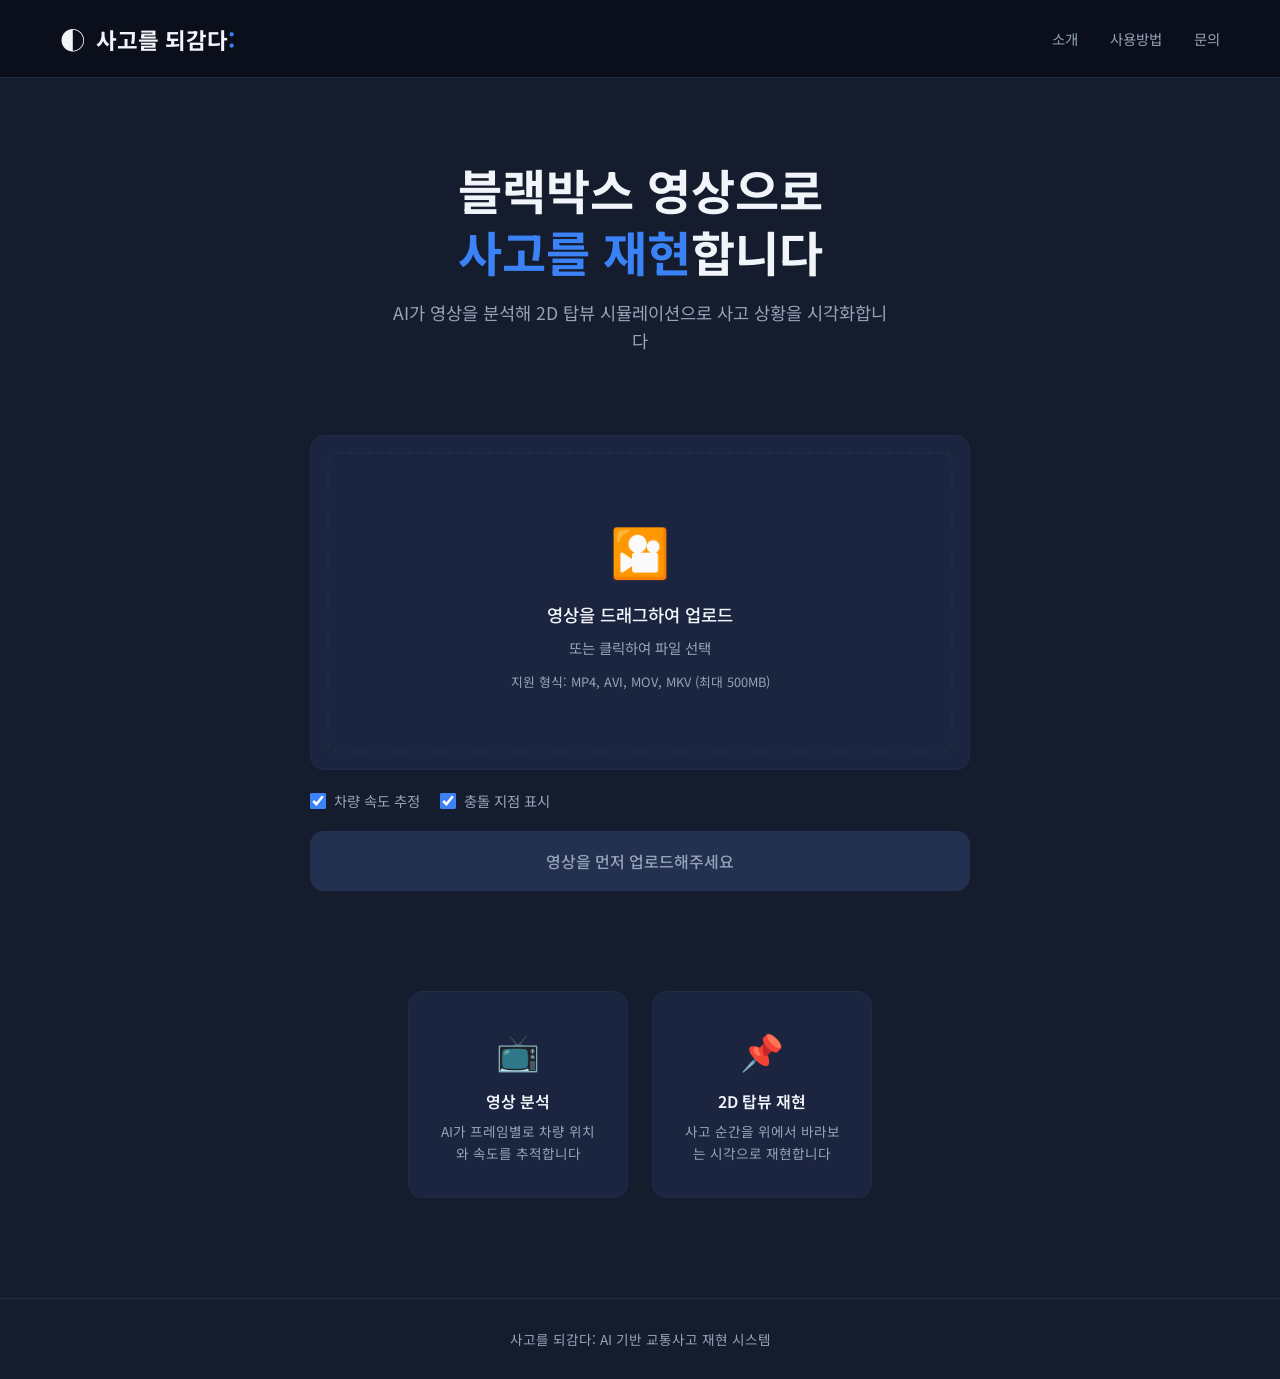
<file: index.html>
<!DOCTYPE html>
<html lang="ko">
<head>
  <meta charset="UTF-8" />
  <meta name="viewport" content="width=device-width, initial-scale=1.0" />
  <title>사고를 되감다: AI 기반 교통사고 재현 시스템</title>
  <link rel="stylesheet" href="style.css" />
</head>
<body>

  <header class="header">
    <div class="logo">
      <span class="logo-icon">&#9680;</span>
      <span class="logo-text">사고를 되감다<span class="accent">:</span></span>
    </div>
    <nav>
      <a href="#">소개</a>
      <a href="#">사용방법</a>
      <a href="#">문의</a>
    </nav>
  </header>

  <main>
    <section class="hero">
      <h1>블랙박스 영상으로<br /><span class="accent">사고를 재현</span>합니다</h1>
      <p class="subtitle">AI가 영상을 분석해 2D 탑뷰 시뮬레이션으로 사고 상황을 시각화합니다</p>
    </section>

    <section class="upload-section">
      <div class="upload-card" id="uploadCard">
        <div class="upload-area" id="uploadArea">
          <div class="upload-icon">&#127910;</div>
          <p class="upload-title">영상을 드래그하여 업로드</p>
          <p class="upload-sub">또는 클릭하여 파일 선택</p>
          <p class="upload-format">지원 형식: MP4, AVI, MOV, MKV (최대 500MB)</p>
          <input type="file" id="fileInput" accept="video/*" hidden />
        </div>

        <div class="file-preview" id="filePreview" style="display:none;">
          <div class="file-info">
            <span class="file-icon">&#127910;</span>
            <div>
              <p class="file-name" id="fileName"></p>
              <p class="file-size" id="fileSize"></p>
            </div>
            <button class="remove-btn" id="removeBtn">&#10005;</button>
          </div>
          <video id="videoPreview" class="video-preview" controls></video>
        </div>
      </div>

      <div class="options-row">
        <label class="option-label">
          <input type="checkbox" checked /> 차량 속도 추정
        </label>
        <label class="option-label">
          <input type="checkbox" checked /> 충돌 지점 표시
        </label>
      </div>

      <button class="analyze-btn" id="analyzeBtn" disabled>
        <span id="btnText">영상을 먼저 업로드해주세요</span>
      </button>
    </section>

    <section class="loading-section" id="loadingSection" style="display:none;">
      <div class="loading-card">
        <div class="spinner"></div>
        <h2>AI가 영상을 분석하고 있습니다</h2>
        <p id="loadingStep">영상 프레임 추출 중...</p>
        <div class="progress-bar">
          <div class="progress-fill" id="progressFill"></div>
        </div>
        <p class="progress-text" id="progressText">0%</p>
      </div>
    </section>

    <section class="features">
      <div class="feature-card">
        <div class="feature-icon">&#128250;</div>
        <h3>영상 분석</h3>
        <p>AI가 프레임별로 차량 위치와 속도를 추적합니다</p>
      </div>
      <div class="feature-card">
        <div class="feature-icon">&#128204;</div>
        <h3>2D 탑뷰 재현</h3>
        <p>사고 순간을 위에서 바라보는 시각으로 재현합니다</p>
      </div>
    </section>
  </main>

  <footer class="footer">
    <p>사고를 되감다: AI 기반 교통사고 재현 시스템</p>
  </footer>

  <script>
    const uploadArea = document.getElementById('uploadArea');
    const fileInput = document.getElementById('fileInput');
    const filePreview = document.getElementById('filePreview');
    const fileName = document.getElementById('fileName');
    const fileSize = document.getElementById('fileSize');
    const videoPreview = document.getElementById('videoPreview');
    const removeBtn = document.getElementById('removeBtn');
    const analyzeBtn = document.getElementById('analyzeBtn');
    const btnText = document.getElementById('btnText');
    const loadingSection = document.getElementById('loadingSection');

    uploadArea.addEventListener('click', () => fileInput.click());

    uploadArea.addEventListener('dragover', (e) => {
      e.preventDefault();
      uploadArea.classList.add('drag-over');
    });

    uploadArea.addEventListener('dragleave', () => {
      uploadArea.classList.remove('drag-over');
    });

    uploadArea.addEventListener('drop', (e) => {
      e.preventDefault();
      uploadArea.classList.remove('drag-over');
      const file = e.dataTransfer.files[0];
      if (file && file.type.startsWith('video/')) loadFile(file);
    });

    fileInput.addEventListener('change', () => {
      if (fileInput.files[0]) loadFile(fileInput.files[0]);
    });

    function loadFile(file) {
      fileName.textContent = file.name;
      fileSize.textContent = (file.size / (1024 * 1024)).toFixed(1) + ' MB';
      videoPreview.src = URL.createObjectURL(file);
      uploadArea.style.display = 'none';
      filePreview.style.display = 'block';
      analyzeBtn.disabled = false;
      btnText.textContent = 'AI 분석 시작';
      analyzeBtn.classList.add('ready');
    }

    removeBtn.addEventListener('click', () => {
      uploadArea.style.display = 'flex';
      filePreview.style.display = 'none';
      videoPreview.src = '';
      fileInput.value = '';
      analyzeBtn.disabled = true;
      btnText.textContent = '영상을 먼저 업로드해주세요';
      analyzeBtn.classList.remove('ready');
    });

    analyzeBtn.addEventListener('click', () => {
      if (analyzeBtn.disabled) return;
      loadingSection.style.display = 'flex';
      loadingSection.scrollIntoView({ behavior: 'smooth' });
      simulateProgress();
    });

    const steps = [
      '영상 프레임 추출 중...',
      '차량 객체 감지 중...',
      '이동 경로 추적 중...',
      '충돌 지점 분석 중...',
      '2D 시뮬레이션 생성 중...',
    ];

    function simulateProgress() {
      const fill = document.getElementById('progressFill');
      const text = document.getElementById('progressText');
      const step = document.getElementById('loadingStep');
      let progress = 0;

      const interval = setInterval(() => {
        progress += 1;
        fill.style.width = progress + '%';
        text.textContent = progress + '%';
        step.textContent = steps[Math.floor(progress / 20)] || steps[4];

        if (progress >= 100) {
          clearInterval(interval);
          setTimeout(() => {
            window.location.href = 'simulation.html';
          }, 500);
        }
      }, 40);
    }
  </script>
</body>
</html>
</file>
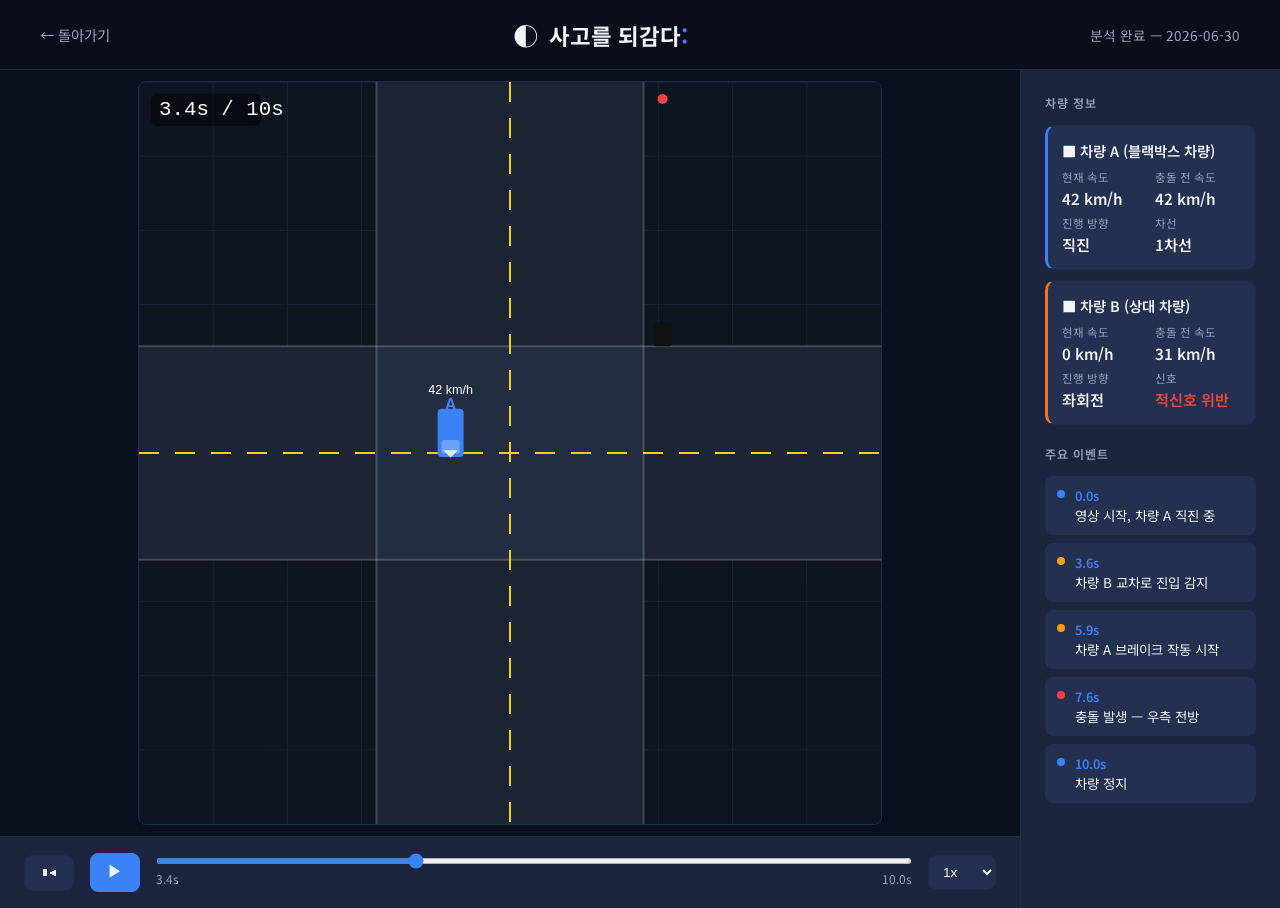
<file: simulation.html>
<!DOCTYPE html>
<html lang="ko">
<head>
  <meta charset="UTF-8" />
  <meta name="viewport" content="width=device-width, initial-scale=1.0" />
  <title>사고를 되감다: AI 기반 교통사고 재현 시스템</title>
  <link rel="stylesheet" href="style.css" />
</head>
<body>

  <header class="sim-header">
    <a href="index.html" class="back-btn">&#8592; 돌아가기</a>
    <div class="logo">
      <span class="logo-icon">&#9680;</span>
      <span class="logo-text">사고를 되감다<span class="accent">:</span></span>
    </div>
    <span style="color: var(--text2); font-size: 0.85rem;">분석 완료 &mdash; 2026-06-30</span>
  </header>

  <div class="sim-layout">

    <!-- 캔버스 영역 -->
    <div class="sim-canvas-area">
      <div class="sim-canvas-wrap">
        <canvas id="simCanvas"></canvas>
      </div>

      <div class="sim-controls">
        <button class="ctrl-btn" id="rewindBtn" title="처음으로">&#9646;&#9664;</button>
        <button class="ctrl-btn active" id="playBtn" title="재생/일시정지">&#9654;</button>

        <div class="timeline">
          <input type="range" class="timeline-bar" id="timelineBar" min="0" max="100" value="0" />
          <div class="timeline-labels">
            <span id="curTime">0.0s</span>
            <span id="totalTime">10.0s</span>
          </div>
        </div>

        <select class="speed-select" id="speedSelect">
          <option value="0.5">0.5x</option>
          <option value="1" selected>1x</option>
          <option value="2">2x</option>
        </select>
      </div>
    </div>

    <!-- 사이드 패널 -->
    <aside class="sim-panel">

      <div class="panel-section">
        <p class="panel-title">차량 정보</p>

        <div class="vehicle-card car-a">
          <span class="vehicle-label">&#9632; 차량 A (블랙박스 차량)</span>
          <div class="vehicle-stats">
            <div class="stat">
              <span class="stat-key">현재 속도</span>
              <span class="stat-val" id="speedA">0 km/h</span>
            </div>
            <div class="stat">
              <span class="stat-key">충돌 전 속도</span>
              <span class="stat-val">42 km/h</span>
            </div>
            <div class="stat">
              <span class="stat-key">진행 방향</span>
              <span class="stat-val">직진</span>
            </div>
            <div class="stat">
              <span class="stat-key">차선</span>
              <span class="stat-val">1차선</span>
            </div>
          </div>
        </div>

        <div class="vehicle-card car-b">
          <span class="vehicle-label">&#9632; 차량 B (상대 차량)</span>
          <div class="vehicle-stats">
            <div class="stat">
              <span class="stat-key">현재 속도</span>
              <span class="stat-val" id="speedB">0 km/h</span>
            </div>
            <div class="stat">
              <span class="stat-key">충돌 전 속도</span>
              <span class="stat-val">31 km/h</span>
            </div>
            <div class="stat">
              <span class="stat-key">진행 방향</span>
              <span class="stat-val">좌회전</span>
            </div>
            <div class="stat">
              <span class="stat-key">신호</span>
              <span class="stat-val" style="color: #ef4444;">적신호 위반</span>
            </div>
          </div>
        </div>
      </div>

      <div class="panel-section">
        <p class="panel-title">주요 이벤트</p>
        <div class="event-list">
          <div class="event-item">
            <div class="event-dot"></div>
            <div>
              <div class="event-time">0.0s</div>
              <div>영상 시작, 차량 A 직진 중</div>
            </div>
          </div>
          <div class="event-item">
            <div class="event-dot warn"></div>
            <div>
              <div class="event-time">3.6s</div>
              <div>차량 B 교차로 진입 감지</div>
            </div>
          </div>
          <div class="event-item">
            <div class="event-dot warn"></div>
            <div>
              <div class="event-time">5.9s</div>
              <div>차량 A 브레이크 작동 시작</div>
            </div>
          </div>
          <div class="event-item">
            <div class="event-dot danger"></div>
            <div>
              <div class="event-time">7.6s</div>
              <div>충돌 발생 &mdash; 우측 전방</div>
            </div>
          </div>
          <div class="event-item">
            <div class="event-dot"></div>
            <div>
              <div class="event-time">10.0s</div>
              <div>차량 정지</div>
            </div>
          </div>
        </div>
      </div>


    </aside>
  </div>

  <script src="simulation.js"></script>
</body>
</html>
</file>
<file: style.css>
@import url('https://fonts.googleapis.com/css2?family=Noto+Sans+KR:wght@300;400;500;700&display=swap');

* {
  margin: 0;
  padding: 0;
  box-sizing: border-box;
}

:root {
  --bg: #151c2e;
  --bg2: #1c2540;
  --bg3: #243050;
  --accent: #3b82f6;
  --accent2: #60a5fa;
  --danger: #ef4444;
  --success: #22c55e;
  --text: #f1f5f9;
  --text2: #94a3b8;
  --border: #1e2d45;
  --radius: 14px;
}

body {
  font-family: 'Noto Sans KR', sans-serif;
  background: var(--bg);
  color: var(--text);
  min-height: 100vh;
}

/* ─── Header ─── */
.header {
  display: flex;
  align-items: center;
  justify-content: space-between;
  padding: 20px 60px;
  border-bottom: 1px solid var(--border);
  position: sticky;
  top: 0;
  background: rgba(11, 14, 26, 0.9);
  backdrop-filter: blur(12px);
  z-index: 100;
}

.logo {
  display: flex;
  align-items: center;
  gap: 10px;
  font-size: 1.4rem;
  font-weight: 700;
}

.logo-icon {
  font-size: 1.6rem;
}

.accent {
  color: var(--accent);
}

nav {
  display: flex;
  gap: 32px;
}

nav a {
  color: var(--text2);
  text-decoration: none;
  font-size: 0.9rem;
  transition: color 0.2s;
}

nav a:hover {
  color: var(--text);
}

/* ─── Hero ─── */
.hero {
  text-align: center;
  padding: 80px 20px 40px;
}

.hero h1 {
  font-size: 3rem;
  font-weight: 700;
  line-height: 1.3;
  margin-bottom: 16px;
}

.subtitle {
  color: var(--text2);
  font-size: 1.1rem;
  max-width: 500px;
  margin: 0 auto;
  line-height: 1.6;
}

/* ─── Upload ─── */
.upload-section {
  max-width: 700px;
  margin: 40px auto;
  padding: 0 20px;
  display: flex;
  flex-direction: column;
  gap: 20px;
}

.upload-card {
  background: var(--bg2);
  border: 1px solid var(--border);
  border-radius: var(--radius);
  overflow: hidden;
}

.upload-area {
  display: flex;
  flex-direction: column;
  align-items: center;
  justify-content: center;
  padding: 60px 40px;
  cursor: pointer;
  border: 2px dashed var(--border);
  margin: 16px;
  border-radius: 10px;
  transition: all 0.2s;
  gap: 10px;
}

.upload-area:hover,
.upload-area.drag-over {
  border-color: var(--accent);
  background: rgba(59, 130, 246, 0.05);
}

.upload-icon {
  font-size: 3rem;
  margin-bottom: 8px;
}

.upload-title {
  font-size: 1.1rem;
  font-weight: 500;
}

.upload-sub {
  color: var(--text2);
  font-size: 0.9rem;
}

.upload-format {
  color: var(--text2);
  font-size: 0.8rem;
  margin-top: 4px;
}

.file-preview {
  padding: 20px;
  display: flex;
  flex-direction: column;
  gap: 16px;
}

.file-info {
  display: flex;
  align-items: center;
  gap: 14px;
  padding: 14px 16px;
  background: var(--bg3);
  border-radius: 10px;
}

.file-icon {
  font-size: 1.6rem;
}

.file-name {
  font-weight: 500;
  font-size: 0.95rem;
  word-break: break-all;
}

.file-size {
  color: var(--text2);
  font-size: 0.82rem;
  margin-top: 2px;
}

.remove-btn {
  margin-left: auto;
  background: none;
  border: none;
  color: var(--text2);
  cursor: pointer;
  font-size: 1.1rem;
  padding: 4px 8px;
  border-radius: 6px;
  transition: background 0.2s;
}

.remove-btn:hover {
  background: rgba(239, 68, 68, 0.15);
  color: var(--danger);
}

.video-preview {
  width: 100%;
  border-radius: 8px;
  background: #000;
  max-height: 300px;
}

/* ─── Options ─── */
.options-row {
  display: flex;
  gap: 20px;
  flex-wrap: wrap;
}

.option-label {
  display: flex;
  align-items: center;
  gap: 8px;
  cursor: pointer;
  color: var(--text2);
  font-size: 0.9rem;
  user-select: none;
}

.option-label input {
  accent-color: var(--accent);
  width: 16px;
  height: 16px;
}

/* ─── Analyze Button ─── */
.analyze-btn {
  width: 100%;
  padding: 18px;
  border-radius: var(--radius);
  border: none;
  background: var(--bg3);
  color: var(--text2);
  font-size: 1rem;
  font-family: 'Noto Sans KR', sans-serif;
  font-weight: 500;
  cursor: not-allowed;
  transition: all 0.3s;
}

.analyze-btn.ready {
  background: var(--accent);
  color: #fff;
  cursor: pointer;
  box-shadow: 0 0 30px rgba(59, 130, 246, 0.4);
}

.analyze-btn.ready:hover {
  background: var(--accent2);
  transform: translateY(-2px);
  box-shadow: 0 0 40px rgba(59, 130, 246, 0.6);
}

/* ─── Loading ─── */
.loading-section {
  display: flex;
  justify-content: center;
  align-items: center;
  padding: 60px 20px;
}

.loading-card {
  background: var(--bg2);
  border: 1px solid var(--border);
  border-radius: var(--radius);
  padding: 50px 60px;
  text-align: center;
  max-width: 500px;
  width: 100%;
  display: flex;
  flex-direction: column;
  gap: 16px;
  align-items: center;
}

.spinner {
  width: 56px;
  height: 56px;
  border: 4px solid var(--border);
  border-top-color: var(--accent);
  border-radius: 50%;
  animation: spin 0.9s linear infinite;
  margin-bottom: 8px;
}

@keyframes spin {
  to { transform: rotate(360deg); }
}

.loading-card h2 {
  font-size: 1.2rem;
  font-weight: 500;
}

.loading-card p {
  color: var(--text2);
  font-size: 0.9rem;
}

.progress-bar {
  width: 100%;
  height: 6px;
  background: var(--border);
  border-radius: 999px;
  overflow: hidden;
  margin-top: 8px;
}

.progress-fill {
  height: 100%;
  background: var(--accent);
  border-radius: 999px;
  transition: width 0.1s linear;
  width: 0%;
}

.progress-text {
  font-size: 0.85rem;
  color: var(--accent);
  font-weight: 600;
}

/* ─── Features ─── */
.features {
  display: flex;
  justify-content: center;
  gap: 24px;
  padding: 60px 40px;
  flex-wrap: wrap;
}

.feature-card {
  background: var(--bg2);
  border: 1px solid var(--border);
  border-radius: var(--radius);
  padding: 32px 28px;
  width: 220px;
  text-align: center;
  transition: border-color 0.2s, transform 0.2s;
}

.feature-card:hover {
  border-color: var(--accent);
  transform: translateY(-4px);
}

.feature-icon {
  font-size: 2.2rem;
  margin-bottom: 14px;
}

.feature-card h3 {
  font-size: 1rem;
  font-weight: 600;
  margin-bottom: 8px;
}

.feature-card p {
  color: var(--text2);
  font-size: 0.85rem;
  line-height: 1.6;
}

/* ─── Footer ─── */
.footer {
  text-align: center;
  padding: 30px;
  color: var(--text2);
  font-size: 0.85rem;
  border-top: 1px solid var(--border);
  margin-top: 40px;
}

/* ─── Simulation Page ─── */
.sim-header {
  display: flex;
  align-items: center;
  justify-content: space-between;
  padding: 16px 40px;
  border-bottom: 1px solid var(--border);
  background: rgba(11, 14, 26, 0.95);
}

.back-btn {
  display: flex;
  align-items: center;
  gap: 8px;
  color: var(--text2);
  text-decoration: none;
  font-size: 0.9rem;
  transition: color 0.2s;
}

.back-btn:hover {
  color: var(--text);
}

.sim-layout {
  display: grid;
  grid-template-columns: 1fr 260px;
  height: calc(100vh - 62px);
}

.sim-canvas-area {
  display: flex;
  flex-direction: column;
  background: #0a0f1e;
  position: relative;
}

.sim-canvas-wrap {
  flex: 1;
  display: flex;
  align-items: center;
  justify-content: center;
  overflow: hidden;
}

#simCanvas {
  border: 1px solid var(--border);
  border-radius: 8px;
}

.sim-controls {
  padding: 16px 24px;
  background: var(--bg2);
  border-top: 1px solid var(--border);
  display: flex;
  align-items: center;
  gap: 16px;
}

.ctrl-btn {
  background: var(--bg3);
  border: 1px solid var(--border);
  color: var(--text);
  padding: 8px 16px;
  border-radius: 8px;
  cursor: pointer;
  font-size: 1rem;
  transition: background 0.2s;
}

.ctrl-btn:hover {
  background: var(--accent);
  border-color: var(--accent);
}

.ctrl-btn.active {
  background: var(--accent);
  border-color: var(--accent);
}

.timeline {
  flex: 1;
  display: flex;
  flex-direction: column;
  gap: 6px;
}

.timeline-bar {
  width: 100%;
  height: 6px;
  accent-color: var(--accent);
  cursor: pointer;
}

.timeline-labels {
  display: flex;
  justify-content: space-between;
  font-size: 0.75rem;
  color: var(--text2);
}

.speed-select {
  background: var(--bg3);
  border: 1px solid var(--border);
  color: var(--text);
  padding: 8px 10px;
  border-radius: 8px;
  font-size: 0.85rem;
  cursor: pointer;
}

/* ─── Side Panel ─── */
.sim-panel {
  background: var(--bg2);
  border-left: 1px solid var(--border);
  overflow-y: auto;
  padding: 24px;
  display: flex;
  flex-direction: column;
  gap: 20px;
}

.panel-title {
  font-size: 0.75rem;
  font-weight: 600;
  color: var(--text2);
  text-transform: uppercase;
  letter-spacing: 0.08em;
  margin-bottom: 4px;
}

.panel-section {
  display: flex;
  flex-direction: column;
  gap: 10px;
}

.vehicle-card {
  background: var(--bg3);
  border: 1px solid var(--border);
  border-radius: 10px;
  padding: 14px;
  display: flex;
  flex-direction: column;
  gap: 8px;
  border-left: 3px solid transparent;
}

.vehicle-card.car-a {
  border-left-color: #3b82f6;
}

.vehicle-card.car-b {
  border-left-color: #f97316;
}

.vehicle-label {
  font-weight: 600;
  font-size: 0.9rem;
}

.vehicle-stats {
  display: grid;
  grid-template-columns: 1fr 1fr;
  gap: 6px;
}

.stat {
  display: flex;
  flex-direction: column;
  gap: 2px;
}

.stat-key {
  font-size: 0.72rem;
  color: var(--text2);
}

.stat-val {
  font-size: 0.95rem;
  font-weight: 600;
}

.event-list {
  display: flex;
  flex-direction: column;
  gap: 8px;
}

.event-item {
  display: flex;
  align-items: flex-start;
  gap: 10px;
  padding: 10px 12px;
  background: var(--bg3);
  border-radius: 8px;
  font-size: 0.84rem;
}

.event-time {
  color: var(--accent);
  font-weight: 600;
  white-space: nowrap;
  font-size: 0.8rem;
}

.event-dot {
  width: 8px;
  height: 8px;
  border-radius: 50%;
  background: var(--accent);
  margin-top: 4px;
  flex-shrink: 0;
}

.event-dot.warn {
  background: #f59e0b;
}

.event-dot.danger {
  background: var(--danger);
}

.summary-grid {
  display: grid;
  grid-template-columns: 1fr 1fr;
  gap: 10px;
}

.summary-item {
  background: var(--bg3);
  border-radius: 8px;
  padding: 12px;
  display: flex;
  flex-direction: column;
  gap: 4px;
}

.summary-key {
  font-size: 0.72rem;
  color: var(--text2);
}

.summary-val {
  font-size: 1.1rem;
  font-weight: 700;
  color: var(--accent);
}

.export-btn {
  width: 100%;
  padding: 12px;
  border-radius: 10px;
  border: 1px solid var(--accent);
  background: rgba(59, 130, 246, 0.1);
  color: var(--accent);
  font-size: 0.9rem;
  font-family: 'Noto Sans KR', sans-serif;
  font-weight: 500;
  cursor: pointer;
  transition: all 0.2s;
}

.export-btn:hover {
  background: var(--accent);
  color: #fff;
}
</file>
